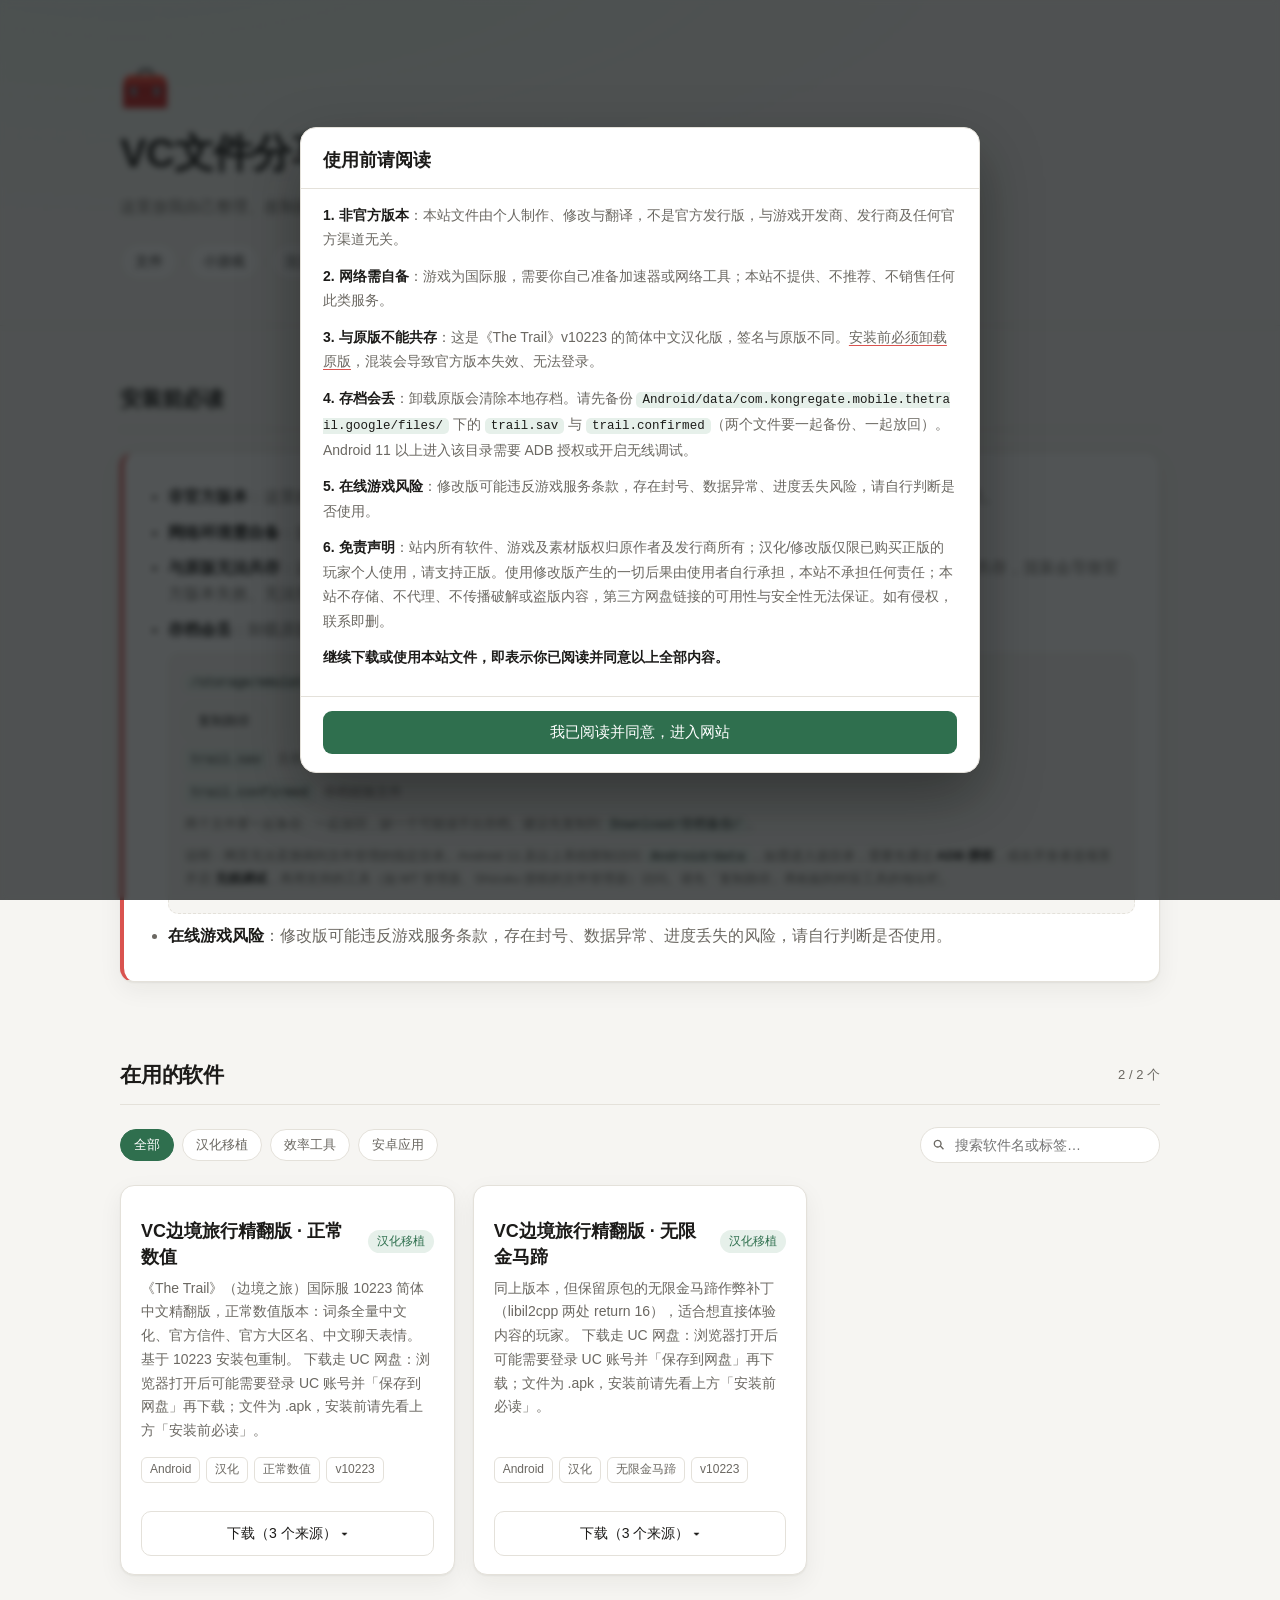
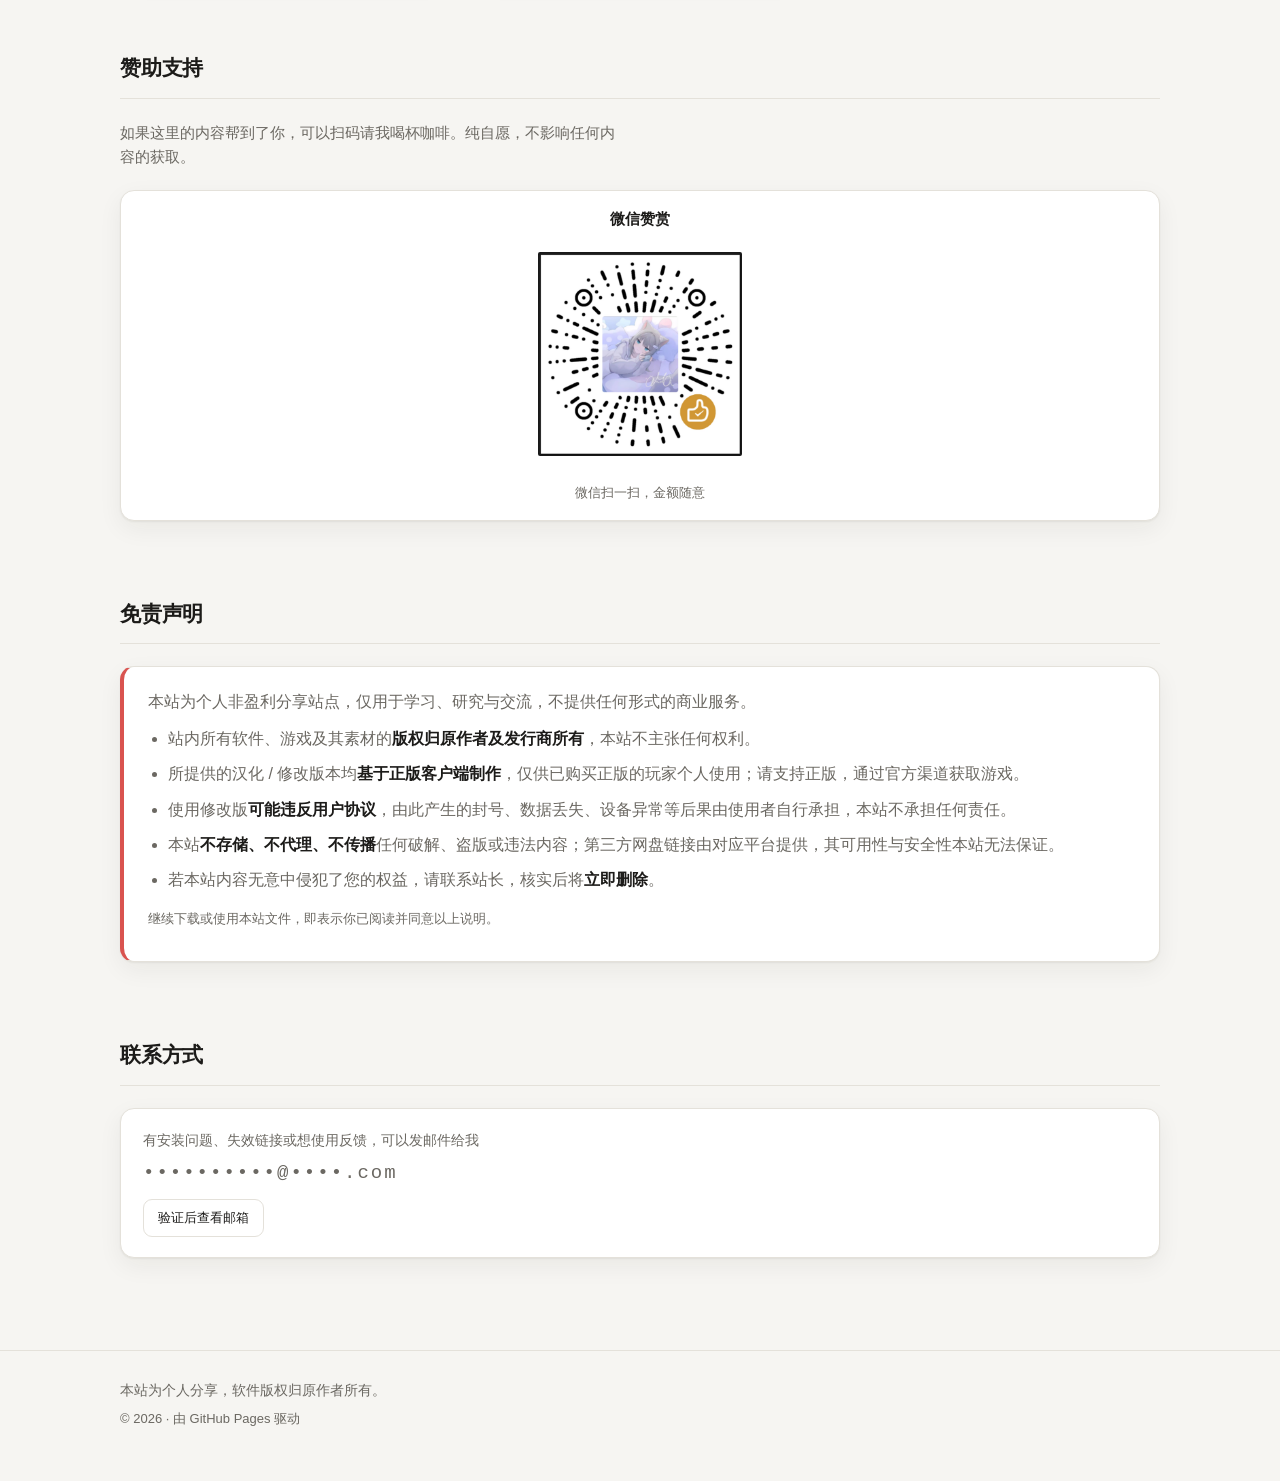
<file: index.html>
<!DOCTYPE html>
<html lang="zh-CN">
<head>
  <meta charset="UTF-8" />
  <meta name="viewport" content="width=device-width, initial-scale=1" />
  <title>VC文件分享</title>
  <meta name="description" content="VC文件分享：自己整理、改制的文件与软件，包含《The Trail》边境之旅精翻版。" />
  <meta name="keywords" content="VC文件分享,边境之旅,The Trail,汉化版,中文版,安卓APK,10223" />
  <meta name="robots" content="index,follow" />
  <meta property="og:title" content="VC文件分享" />
  <meta property="og:description" content="边境之旅 The Trail 10223 简体中文精翻版（正常数值 / 无限金马蹄），含安装说明与下载。" />
  <meta property="og:type" content="website" />
  <meta property="og:url" content="https://vc-files.surge.sh/" />
  <link rel="stylesheet" href="assets/style.css?v=12" />
  <link rel="icon" href="data:image/svg+xml,<svg xmlns='http://www.w3.org/2000/svg' viewBox='0 0 100 100'><text y='.9em' font-size='90'>🧰</text></svg>" />
</head>
<body>
  <header class="hero">
    <div class="wrap">
      <div class="hero-mark" aria-hidden="true">🧰</div>
      <h1 id="site-title">VC文件分享</h1>
      <p id="site-subtitle" class="lede">这里是我日常在用、并且愿意推荐的软件。</p>
      <nav class="hero-nav">
        <a href="#software">文件</a>
        <a href="games.html">小游戏</a>
        <a href="#notice">注意事项</a>
        <a href="#sponsor">赞助</a>
        <a href="#disclaimer">免责声明</a>
        <a href="#contact">联系</a>
      </nav>
    </div>
  </header>

  <main class="wrap">
    <section id="notice" class="section">
      <div class="section-head">
        <h2>安装前必读</h2>
      </div>
      <div class="callout">
        <ul class="notice-list">
          <li><strong>非官方版本</strong>：这里的文件均由个人制作、修改与翻译，<u>不是官方发行版</u>，与游戏开发商、发行商及任何官方渠道无关。</li>
          <li><strong>网络环境需自备</strong>：游戏为国际服，需要你自己准备加速器 / 网络工具；本站<u>不提供、不推荐、不销售</u>任何此类服务。</li>
          <li><strong>与原版无法共存</strong>：这是《The Trail》v10223 的简体中文汉化版，签名与原版不同。<u>安装前必须卸载原版</u>；两者不能共存，混装会导致官方版本失效、无法登录。</li>
          <li><strong>存档会丢</strong>：卸载原版会清除本地存档。需要保留进度的话，安装前先把下面两个文件备份出来：
            <div class="save-box">
              <div class="save-path">
                <code id="save-path-text">/storage/emulated/0/Android/Data/com.kongregate.mobile.thetrail.google/files/</code>
              </div>
              <div class="save-actions">
                <button class="btn ghost small" id="copy-path" type="button">复制路径</button>
              </div>
              <ul class="save-files">
                <li><code>trail.sav</code><span>主存档</span></li>
                <li><code>trail.confirmed</code><span>存档校验文件</span></li>
              </ul>
              <p class="save-tip" id="save-tip">两个文件要一起备份、一起放回，缺一个可能读不出存档。建议先复制到 <code>Download/存档备份/</code>。</p>
              <p class="save-tip muted">说明：网页无法直接跳到文件管理的指定目录。Android 11 及以上系统限制访问 <code>Android/data</code>，如需进入该目录，需要先通过 <strong>ADB 授权</strong>，或在开发者选项里开启 <strong>无线调试</strong>，再用支持的工具（如 MT 管理器、Shizuku 授权的文件管理器）访问。请先「复制路径」再粘贴到对应工具的地址栏。</p>
            </div>
          </li>
          <li><strong>在线游戏风险</strong>：修改版可能违反游戏服务条款，存在封号、数据异常、进度丢失的风险，请自行判断是否使用。</li>
        </ul>
      </div>
    </section>

    <section id="software" class="section">
      <div class="section-head">
        <h2>在用的软件</h2>
        <span id="count" class="count"></span>
      </div>

      <div class="toolbar">
        <div id="filters" class="chips" role="tablist" aria-label="分类筛选"></div>
        <label class="search">
          <svg viewBox="0 0 24 24" aria-hidden="true"><path d="M10 4a6 6 0 1 0 3.7 10.7l4.3 4.3 1.4-1.4-4.3-4.3A6 6 0 0 0 10 4zm0 2a4 4 0 1 1 0 8 4 4 0 0 1 0-8z"/></svg>
          <input id="q" type="search" placeholder="搜索软件名或标签…" autocomplete="off" />
        </label>
      </div>

      <div id="grid" class="grid" aria-live="polite"></div>
      <p id="empty" class="empty" hidden>没有匹配的条目。</p>
    </section>


    <section id="sponsor" class="section">
      <div class="section-head">
        <h2 id="sponsor-title">赞助支持</h2>
      </div>
      <p id="sponsor-desc" class="lede small"></p>
      <div id="sponsor-list" class="sponsor-grid"></div>
    </section>

    <section id="disclaimer" class="section">
      <div class="section-head">
        <h2>免责声明</h2>
      </div>
      <div class="callout">
        <p>本站为个人非盈利分享站点，仅用于学习、研究与交流，不提供任何形式的商业服务。</p>
        <ul class="notice-list">
          <li>站内所有软件、游戏及其素材的<strong>版权归原作者及发行商所有</strong>，本站不主张任何权利。</li>
          <li>所提供的汉化 / 修改版本均<strong>基于正版客户端制作</strong>，仅供已购买正版的玩家个人使用；请支持正版，通过官方渠道获取游戏。</li>
          <li>使用修改版<strong>可能违反用户协议</strong>，由此产生的封号、数据丢失、设备异常等后果由使用者自行承担，本站不承担任何责任。</li>
          <li>本站<strong>不存储、不代理、不传播</strong>任何破解、盗版或违法内容；第三方网盘链接由对应平台提供，其可用性与安全性本站无法保证。</li>
          <li>若本站内容无意中侵犯了您的权益，请联系站长，核实后将<strong>立即删除</strong>。</li>
        </ul>
        <p class="muted small">继续下载或使用本站文件，即表示你已阅读并同意以上说明。</p>
      </div>
    </section>


    <section id="contact" class="section">
      <div class="section-head">
        <h2>联系方式</h2>
      </div>
      <div class="contact-card">
        <div class="contact-info">
          <span class="contact-label">有安装问题、失效链接或想使用反馈，可以发邮件给我</span>

          <div id="contact-locked">
            <div class="contact-masked">••••••••••@••••.com</div>
            <button class="btn ghost" id="reveal-btn" type="button">验证后查看邮箱</button>
          </div>

          <div id="contact-unlocked" hidden>
            <a class="contact-mail" id="contact-mail" href="#">—</a>
            <div class="contact-actions">
              <button class="btn ghost" id="copy-mail" type="button">复制邮箱</button>
              <a class="btn" id="mail-to" href="#">写邮件 ↗</a>
            </div>
          </div>

          <div id="captcha-area" hidden>
            <div id="turnstile-slot"></div>
            <div id="local-challenge" hidden>
              <p class="challenge-q" id="challenge-q"></p>
              <input id="challenge-a" type="text" placeholder="输入答案" autocomplete="off" />
              <button class="btn" id="challenge-go" type="button">确认</button>
              <p class="challenge-tip" id="challenge-tip"></p>
            </div>
          </div>
        </div>
      </div>
    </section>

  </main>

  <footer class="footer">
    <div class="wrap">
      <p id="footer-text"></p>
      <p class="muted">© <span id="year"></span> · 由 GitHub Pages 驱动</p>
    </div>
  </footer>

  <template id="card-tpl">
    <article class="card">
      <div class="card-top">
        <h3 class="card-title"></h3>
        <span class="card-cat"></span>
      </div>
      <p class="card-desc"></p>
      <div class="card-foot">
        <div class="tags"></div>
        <a class="btn" target="_blank" rel="noopener">访问 ↗</a>
      </div>
    </article>
  </template>


  <!-- 首次访问协议弹窗 -->
  <div id="gate" class="gate" role="dialog" aria-modal="true" aria-labelledby="gate-title">
    <div class="gate-card">
      <h2 id="gate-title">使用前请阅读</h2>
      <div class="gate-body" id="gate-body">
        <p><strong>1. 非官方版本</strong>：本站文件由个人制作、修改与翻译，不是官方发行版，与游戏开发商、发行商及任何官方渠道无关。</p>
        <p><strong>2. 网络需自备</strong>：游戏为国际服，需要你自己准备加速器或网络工具；本站不提供、不推荐、不销售任何此类服务。</p>
        <p><strong>3. 与原版不能共存</strong>：这是《The Trail》v10223 的简体中文汉化版，签名与原版不同。<u>安装前必须卸载原版</u>，混装会导致官方版本失效、无法登录。</p>
        <p><strong>4. 存档会丢</strong>：卸载原版会清除本地存档。请先备份 <code>Android/data/com.kongregate.mobile.thetrail.google/files/</code> 下的 <code>trail.sav</code> 与 <code>trail.confirmed</code>（两个文件要一起备份、一起放回）。Android 11 以上进入该目录需要 ADB 授权或开启无线调试。</p>
        <p><strong>5. 在线游戏风险</strong>：修改版可能违反游戏服务条款，存在封号、数据异常、进度丢失风险，请自行判断是否使用。</p>
        <p><strong>6. 免责声明</strong>：站内所有软件、游戏及素材版权归原作者及发行商所有；汉化/修改版仅限已购买正版的玩家个人使用，请支持正版。使用修改版产生的一切后果由使用者自行承担，本站不承担任何责任；本站不存储、不代理、不传播破解或盗版内容，第三方网盘链接的可用性与安全性无法保证。如有侵权，联系即删。</p>
        <p class="gate-tail">继续下载或使用本站文件，即表示你已阅读并同意以上全部内容。</p>
      </div>
      <div class="gate-foot">
        <button class="btn gate-btn" id="gate-agree" type="button" disabled>请先滑到底部</button>
      </div>
    </div>
  </div>

  <script src="assets/app.js?v=11"></script>
</body>
</html>
</file>
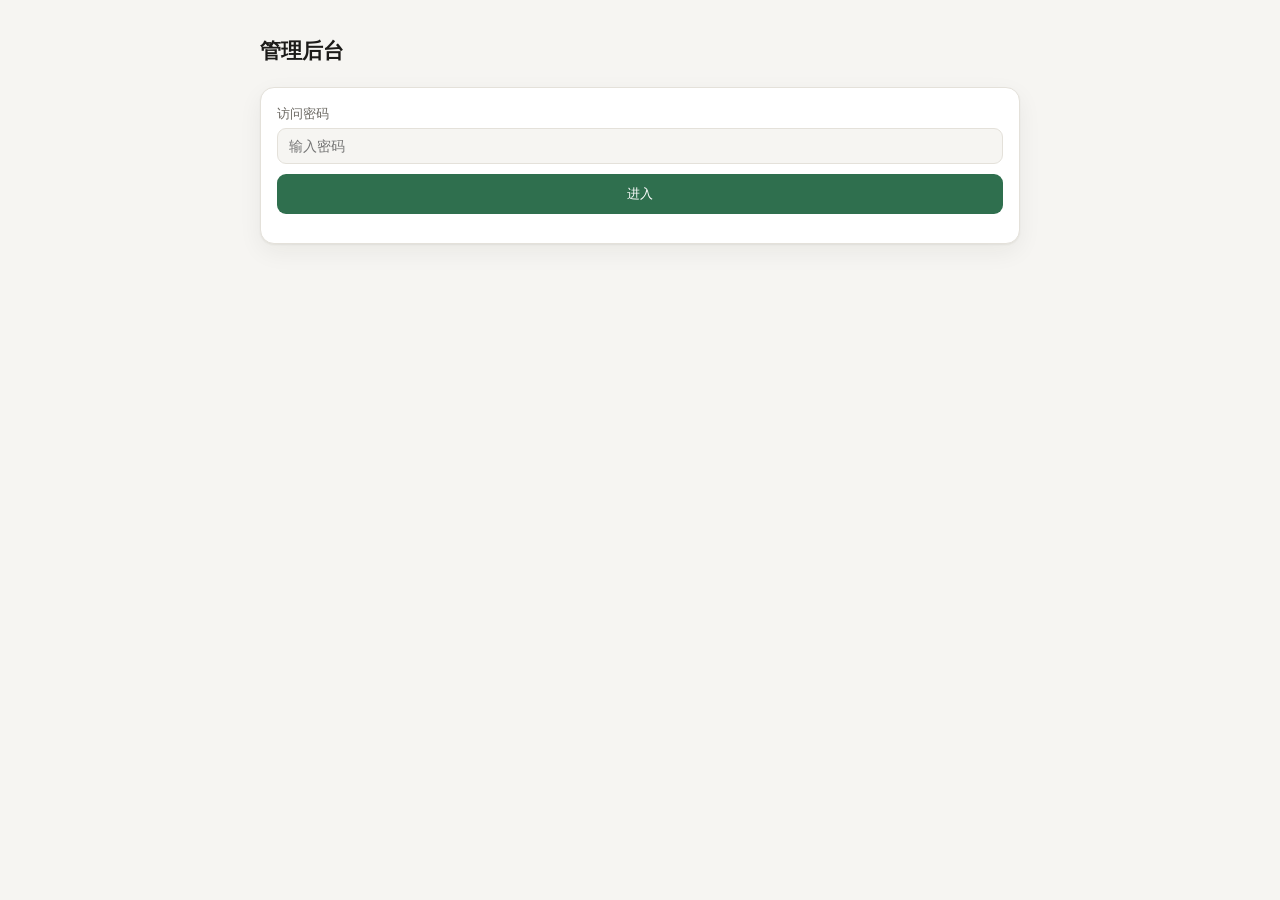
<file: admin-k3f9qd.html>
<!DOCTYPE html>
<html lang="zh-CN">
<head>
  <meta charset="UTF-8" />
  <meta name="viewport" content="width=device-width, initial-scale=1" />
  <title>管理后台</title>
  <meta name="robots" content="noindex,nofollow" />
  <link rel="stylesheet" href="assets/style.css?v=12" />
  <style>
    .panel { width: min(760px, 100% - 28px); margin: 34px auto 60px; }
    .panel h1 { font-size: 21px; margin: 0 0 18px; }
    .box {
      background: var(--bg-soft); border: 1px solid var(--line); border-radius: 14px;
      padding: 16px; box-shadow: var(--shadow); margin-bottom: 14px;
    }
    .box h2 { font-size: 15px; margin: 0 0 12px; display: flex; align-items: center; gap: 8px; }
    .box h2 .step {
      background: var(--accent-soft); color: var(--accent); font-size: 12px;
      width: 20px; height: 20px; border-radius: 6px; display: inline-flex;
      align-items: center; justify-content: center; font-weight: 700;
    }
    .field { margin-bottom: 10px; }
    .field:last-child { margin-bottom: 0; }
    .field label { display: block; font-size: 12.5px; color: var(--muted); margin-bottom: 4px; }
    .field input, .field textarea, .field select {
      width: 100%; padding: 9px 11px; border-radius: 9px; border: 1px solid var(--line);
      background: var(--bg); color: var(--text); font-size: 14px; font-family: inherit;
      outline: none; box-sizing: border-box;
    }
    .field input:focus, .field textarea:focus, .field select:focus { border-color: var(--accent); }
    .row2 { display: grid; grid-template-columns: 1fr 1fr; gap: 10px; }
    @media (max-width: 600px) { .row2 { grid-template-columns: 1fr; } }

    /* 平台选择 */
    .tabs { display: grid; grid-template-columns: repeat(2, 1fr); gap: 8px; }
    @media (min-width: 620px) { .tabs { grid-template-columns: repeat(4, 1fr); } }
    .tab {
      border: 1px solid var(--line); background: var(--bg); color: var(--text);
      border-radius: 10px; padding: 12px 8px; cursor: pointer; font: inherit; font-size: 13px;
      text-align: center; transition: .15s;
    }
    .tab small { display: block; color: var(--muted); font-size: 11px; margin-top: 3px; }
    .tab:hover { border-color: var(--accent); }
    .tab.active { border-color: var(--accent); background: var(--accent-soft); color: var(--accent); }
    .tab.active small { color: var(--accent); }

    .hint {
      margin: 10px 0 0; font-size: 12.5px; color: var(--muted); line-height: 1.65;
      border-left: 3px solid var(--accent); padding-left: 10px;
    }
    .hint a { color: var(--accent); }

    /* 下载源行 */
    .src {
      border: 1px dashed var(--line); border-radius: 10px; padding: 12px; margin-bottom: 10px;
      background: var(--bg);
    }
    .src-head { display: flex; justify-content: space-between; align-items: center; margin-bottom: 10px; }
    .src-head strong { font-size: 13px; }
    .src-remove {
      background: none; border: 0; color: var(--muted); cursor: pointer; font-size: 12.5px;
      text-decoration: underline;
    }
    .src-remove:hover { color: #d9534f; }

    .toolbar { display: flex; gap: 8px; flex-wrap: wrap; margin-top: 12px; }
    .btn.slim { padding: 9px 14px; font-size: 13px; }
    output#snippet {
      display: block; white-space: pre-wrap; word-break: break-all;
      background: var(--bg); border: 1px dashed var(--line); border-radius: 10px;
      padding: 12px; font-size: 12px; line-height: 1.6; color: var(--text);
      font-family: ui-monospace, SFMono-Regular, Menlo, monospace;
      max-height: 360px; overflow: auto; margin-top: 12px;
    }
    .err { color: #d9534f; font-size: 13px; margin-top: 8px; }
    .muted { color: var(--muted); font-size: 12.5px; line-height: 1.7; }
    ol.tips { margin: 8px 0 0; padding-left: 18px; color: var(--muted); font-size: 12.5px; line-height: 1.8; }
  </style>
</head>
<body>
  <!-- 密码门 -->
  <div class="panel" id="gate">
    <h1>管理后台</h1>
    <div class="box">
      <div class="field">
        <label>访问密码</label>
        <input id="pw" type="password" placeholder="输入密码" autocomplete="current-password" />
      </div>
      <button id="go" type="button" class="btn" style="width:100%;padding:11px;border:0;cursor:pointer">进入</button>
      <p class="err" id="err"></p>
    </div>
  </div>

  <!-- 后台 -->
  <div class="panel" id="content" hidden>
    <h1 id="page-title">新建游戏卡片</h1>

    <div class="box">
      <div class="tabs" id="mode-tabs" style="grid-template-columns:repeat(2,1fr)">
        <button class="tab active" data-mode="add">➕ 新增游戏</button>
        <button class="tab" data-mode="edit">✏️ 更新已有游戏</button>
      </div>
    </div>

    <div class="box" id="edit-box" hidden>
      <h2><span class="step">↻</span>载入要更新的游戏</h2>
      <div class="toolbar" style="margin-top:0">
        <button class="btn slim" id="load-list" type="button">从网站读取游戏列表</button>
      </div>
      <div class="field" style="margin-top:10px">
        <label>选择游戏</label>
        <select id="game-select"><option value="">（先点上面的按钮读取）</option></select>
      </div>
      <p class="hint" id="edit-state"></p>
    </div>

    <!-- ⓪ 连接 GitHub（发布用） -->
    <div class="box" id="gh-box">
      <h2><span class="step">0</span>连接 GitHub（发布用，只需设置一次）</h2>
      <div class="field">
        <label>GitHub Token（repo + workflow 权限）</label>
        <input id="gh-token" type="password" placeholder="ghp_..." autocomplete="off" />
      </div>
      <div class="toolbar" style="margin-top:8px">
        <button class="btn slim" id="gh-save" type="button">保存并测试</button>
        <button class="btn ghost slim" id="gh-clear" type="button">清除</button>
      </div>
      <p class="hint" id="gh-state">未连接。Token 只保存在你这台设备的浏览器里，不会上传到网站。</p>
    </div>

    <!-- ① 上传到哪里 -->
    <div class="box">
      <h2><span class="step">1</span>先选上传到哪</h2>
      <div class="tabs" id="tabs">
        <button class="tab active" data-plat="移动云盘">中国移动云盘<small>推荐 · 不限速</small></button>
        <button class="tab" data-plat="UC网盘">UC 网盘<small>需登录</small></button>
        <button class="tab" data-plat="蓝奏云">蓝奏云<small>单文件 100MB</small></button>
        <button class="tab" data-plat="GitHub">GitHub<small>免提取码</small></button>
      </div>
      <p class="hint" id="platHint"></p>
    </div>

    <!-- ② 游戏信息 -->
    <div class="box">
      <h2><span class="step">2</span>游戏信息</h2>
      <div class="field">
        <label>选择本地 APK（自动填名称和版本，文件只在本机读取，不会上传）</label>
        <input type="file" id="apk-file" accept=".apk,application/vnd.android.package-archive" />
        <p class="hint" id="apk-info" style="margin-top:8px"></p>
      </div>
      <div class="row2">
        <div class="field">
          <label>游戏名称 *</label>
          <input id="g-name" placeholder="房东模拟器" />
        </div>
        <div class="field">
          <label>版本号</label>
          <input id="g-ver" placeholder="v2.8.44" />
        </div>
      </div>
      <div class="field">
        <label>简介</label>
        <textarea id="g-desc" rows="2" placeholder="经营类单机游戏：装修房间、招租客、收房租。"></textarea>
      </div>
      <div class="field">
        <label>标签（逗号分隔，可不填）</label>
        <input id="g-tags" placeholder="Android,单机,模拟经营" />
      </div>
    </div>

    <!-- ③ 下载源 -->
    <div class="box">
      <h2><span class="step">3</span>下载源（填一个就行）</h2>
      <div id="sources"></div>
      <div class="toolbar">
        <button class="btn ghost slim" id="add-src" type="button">+ 再加一个下载源</button>
      </div>
    </div>

    <!-- ④ 生成 -->
    <div class="box">
      <h2><span class="step">4</span>发布</h2>
      <div class="toolbar" style="margin-top:0">
        <button class="btn slim" id="publish" type="button">🚀 发布到网站</button>
        <button class="btn ghost slim" id="gen" type="button">只生成代码</button>
        <button class="btn ghost slim" id="copy" type="button">复制代码</button>
        <a class="btn ghost slim" href="games.html" target="_blank" rel="noopener">看小游戏页 ↗</a>
      </div>
      <p class="hint" id="pub-state"></p>
      <output id="snippet">填好上面 3 步，点「发布到网站」。</output>
      <ol class="tips">
        <li>复制生成的整段 <code>&lt;article class="card"&gt;…&lt;/article&gt;</code></li>
        <li>打开 <code>games.html</code>，粘到 <code>&lt;div class="grid" id="grid"&gt;</code> 里已有卡片后面</li>
        <li>存盘后执行 <code>npx surge ./ vc-files.surge.sh</code>（游戏数量会自动更新）</li>
      </ol>
    </div>
  </div>

  <script>
    (function () {
      var HASH = "f75c9d5a6d85fe22600a7cbd3574d54054eb127e000df18c7873b84f2268be4a";
      var KEY = "vc_admin_ok";
      var gate = document.getElementById("gate");
      var content = document.getElementById("content");

      function show() {
        gate.hidden = true; content.hidden = false;
        try { sessionStorage.setItem(KEY, "1"); } catch (e) {}
        try { init(); } catch (e) { console.error("init failed:", e); }
      }

      async function sha256(str) {
        var d = await crypto.subtle.digest("SHA-256", new TextEncoder().encode(str));
        return Array.prototype.map.call(new Uint8Array(d), function (b) {
          return b.toString(16).padStart(2, "0");
        }).join("");
      }
      document.getElementById("go").addEventListener("click", async function () {
        var err = document.getElementById("err");
        var v = document.getElementById("pw").value.trim();
        err.textContent = "";
        if (!v) { err.textContent = "请输入密码"; return; }
        try {
          if (await sha256(v) === HASH) show();
          else { err.textContent = "密码不对"; document.getElementById("pw").value = ""; }
        } catch (e) { err.textContent = "当前环境无法校验（需要 https）"; }
      });
      document.getElementById("pw").addEventListener("keydown", function (e) {
        if (e.key === "Enter") document.getElementById("go").click();
      });

      /* ---------------- 平台配置 ---------------- */
      var PLATS = {
        "移动云盘": {
          name: "中国移动云盘", code: true,
          link: "https://yun.139.com/",
          note: "下载后是 ZIP，解压得到 .apk 再安装。移动用户免流量。",
          hint: "先把 APK 压成 .zip 上传到 <a href=\"https://yun.139.com/\" target=\"_blank\" rel=\"noopener\">中国移动云盘</a>，创建分享后填链接 + 提取码。"
        },
        "UC网盘": {
          name: "UC 网盘", code: false,
          link: "https://drive.uc.cn/",
          note: "浏览器打开后可能要登录 UC 账号并「保存到网盘」再下载。",
          hint: "APK 直接上传到 <a href=\"https://drive.uc.cn/\" target=\"_blank\" rel=\"noopener\">UC 网盘</a>，分享后把链接填进来（一般不需要提取码）。"
        },
        "蓝奏云": {
          name: "蓝奏云", code: true,
          link: "https://www.ilanzou.com/",
          note: "下载后是 ZIP，解压密码见说明；免费账号单文件约 100MB。",
          hint: "蓝奏云禁止直接分享 APK，要先压成带密码的 .zip 再上传（<a href=\"https://www.ilanzou.com/\" target=\"_blank\" rel=\"noopener\">打开蓝奏云</a>）。"
        },
        "GitHub": {
          name: "GitHub 直链", code: false,
          link: "https://github.com/",
          note: "直接下载 .apk，免登录、免提取码。",
          hint: "在 GitHub 建一个 Release，把 APK 作为附件上传（单文件上限 2GB），右键复制下载直链。"
        }
      };
      var currentPlat = "移动云盘";

      function init() {
        renderPlatHint();
        if (!document.querySelector(".src")) addSource();
        bindTabs();
        bindButtons();
      }

      function bindTabs() {
        document.getElementById("tabs").addEventListener("click", function (e) {
          var btn = e.target.closest(".tab");
          if (!btn) return;
          document.querySelectorAll(".tab").forEach(function (t) { t.classList.remove("active"); });
          btn.classList.add("active");
          currentPlat = btn.dataset.plat;
          renderPlatHint();
        });
      }

      function renderPlatHint() {
        var p = PLATS[currentPlat];
        document.getElementById("platHint").innerHTML = p.hint;
      }

      function esc(s) {
        return String(s).replace(/&/g, "&amp;").replace(/</g, "&lt;")
          .replace(/>/g, "&gt;").replace(/"/g, "&quot;");
      }

      /* ---------------- 下载源 ---------------- */
      function addSource(plat, url0, code0, note0) {
        plat = plat || currentPlat;
        url0 = url0 || ""; code0 = code0 || ""; note0 = note0 || "";
        var p = PLATS[plat];
        var list = document.getElementById("sources");
        var wrap = document.createElement("div");
        wrap.className = "src";
        wrap.innerHTML =
          '<div class="src-head">' +
            '<strong>下载源 ' + (list.children.length + 1) + '</strong>' +
            '<button class="src-remove" type="button">删除</button>' +
          '</div>' +
          '<div class="row2">' +
            '<div class="field"><label>平台</label><select class="s-plat">' +
              Object.keys(PLATS).map(function (k) {
                return '<option value="' + k + '"' + (k === plat ? ' selected' : '') + '>' + PLATS[k].name + '</option>';
              }).join("") +
            '</select></div>' +
            '<div class="field"><label>提取码（没有可不填）</label><input class="s-code" placeholder="xjrm" value="' + esc(code0) + '" /></div>' +
          '</div>' +
          '<div class="field"><label>分享链接 *</label><input class="s-url" placeholder="https://..." value="' + esc(url0) + '" /></div>' +
          '<div class="field"><label>备注（可不填，自动带默认说明）</label><input class="s-note" placeholder="' + esc(p.note) + '" value="' + esc(note0) + '" /></div>';
        list.appendChild(wrap);

        wrap.querySelector(".src-remove").addEventListener("click", function () {
          wrap.remove();
          renumber();
        });
        wrap.querySelector(".s-plat").addEventListener("change", function () {
          var np = PLATS[this.value];
          wrap.querySelector(".s-note").placeholder = np.note;
        });
        renumber();
      }

      function renumber() {
        document.querySelectorAll(".src").forEach(function (el, i) {
          el.querySelector(".src-head strong").textContent = "下载源 " + (i + 1);
        });
      }


      /* ---------- 本地 APK 解析（只读文件，不上传） ---------- */
      async function inflateRaw(bytes) {
        if (typeof DecompressionStream === "undefined") throw new Error("当前浏览器不支持解压，请手动填写");
        const ds = new DecompressionStream("deflate-raw");
        const stream = new Blob([bytes]).stream().pipeThrough(ds);
        const buf = await new Response(stream).arrayBuffer();
        return new Uint8Array(buf);
      }
      function u16(b, o) { return b[o] | (b[o + 1] << 8); }
      function u32(b, o) { return (b[o] | (b[o + 1] << 8) | (b[o + 2] << 16) | (b[o + 3] << 24)) >>> 0; }

      async function zipExtract(data, name) {
        let eocd = -1;
        for (let i = data.length - 22; i >= Math.max(0, data.length - 66000); i--) {
          if (u32(data, i) === 0x06054b50) { eocd = i; break; }
        }
        if (eocd < 0) throw new Error("不是有效的 APK（ZIP）");
        const cdCount = u16(data, eocd + 10);
        let p = u32(data, eocd + 16);
        for (let i = 0; i < cdCount; i++) {
          if (u32(data, p) !== 0x02014b50) break;
          const method = u16(data, p + 10);
          const compSize = u32(data, p + 20);
          const nameLen = u16(data, p + 28);
          const extraLen = u16(data, p + 30);
          const cmtLen = u16(data, p + 32);
          const localOff = u32(data, p + 42);
          const fname = new TextDecoder().decode(data.subarray(p + 46, p + 46 + nameLen));
          if (fname === name) {
            const lNameLen = u16(data, localOff + 26);
            const lExtraLen = u16(data, localOff + 28);
            const start = localOff + 30 + lNameLen + lExtraLen;
            const raw = data.subarray(start, start + compSize);
            if (method === 0) return raw;
            if (method === 8) return await inflateRaw(raw);
            throw new Error("不支持的压缩方式");
          }
          p += 46 + nameLen + extraLen + cmtLen;
        }
        throw new Error("APK 里找不到 AndroidManifest.xml");
      }

      function parseAxml(buf) {
        let off = 8, strings = [], resIds = [];
        const res = { package: "", versionName: "", versionCode: "" };
        while (off < buf.length) {
          const type = u16(buf, off), headerSize = u16(buf, off + 2), size = u32(buf, off + 4);
          if (size < 8) break;
          if (type === 0x0001) {
            const count = u32(buf, off + 8), flags = u32(buf, off + 16), sStart = u32(buf, off + 20);
            const utf8 = (flags & 0x100) !== 0;
            for (let i = 0; i < count; i++) {
              const so = u32(buf, off + 28 + i * 4), p = off + sStart + so;
              if (utf8) {
                let len = buf[p], q = p + 1;
                if (len & 0x80) { len = ((len & 0x7f) << 8) | buf[q]; q++; }
                let l2 = buf[q]; q++;
                if (l2 & 0x80) { l2 = ((l2 & 0x7f) << 8) | buf[q]; q++; }
                strings.push(new TextDecoder().decode(buf.subarray(q, q + len)));
              } else {
                let len = u16(buf, p), q = p + 2;
                if (len & 0x8000) { len = ((len & 0x7fff) << 16) | u16(buf, q); q += 2; }
                let str = "";
                for (let k = 0; k < len; k++) str += String.fromCharCode(u16(buf, q + k * 2));
                strings.push(str);
              }
            }
          } else if (type === 0x0180) {
            const n = (size - headerSize) / 4;
            for (let i = 0; i < n; i++) resIds.push(u32(buf, off + headerSize + i * 4));
          } else if (type === 0x0102) {
            const ext = off + headerSize;
            const nameIdx = u32(buf, ext + 4);
            const attrStart = u16(buf, ext + 8), attrSize = u16(buf, ext + 10), attrCount = u16(buf, ext + 12);
            if ((strings[nameIdx] || "") === "manifest") {
              for (let i = 0; i < attrCount; i++) {
                const a = ext + attrStart + i * attrSize;
                const ns = u32(buf, a), nameI = u32(buf, a + 4), rawVal = u32(buf, a + 8);
                const dataType = buf[a + 15], dataVal = u32(buf, a + 16);
                const aname = strings[nameI] || "";
                let value = rawVal !== 0xffffffff ? (strings[rawVal] || "") : String(dataVal);
                if (aname === "package") res.package = value;
                else if (ns !== 0xffffffff && (resIds[nameI] === 0x0101021b || aname === "versionName")) res.versionName = value;
                else if (ns !== 0xffffffff && (resIds[nameI] === 0x0101021c || aname === "versionCode")) res.versionCode = value;
                else if (dataType === 0x03 && resIds[nameI] === 0x0101021b) res.versionName = value;
              }
            }
          }
          off += size;
        }
        return res;
      }

      async function apkInfo(file) {
        const data = new Uint8Array(await file.arrayBuffer());
        const mf = await zipExtract(data, "AndroidManifest.xml");
        return parseAxml(mf);
      }

      var REPO = "vc1689471081-prog/vc-files";
      var BRANCH = "main";
      var FILE = "games.html";
      var TKEY = "vc_gh_token";

      function ghToken() {
        try { return localStorage.getItem(TKEY) || ""; } catch (e) { return ""; }
      }

      function setGhState(text, ok) {
        var el = document.getElementById("gh-state");
        el.textContent = text;
        el.style.color = ok ? "var(--accent)" : "";
      }

      function b64encodeUtf8(str) {
        return btoa(unescape(encodeURIComponent(str)));
      }
      function b64decodeUtf8(b64) {
        return decodeURIComponent(escape(atob(b64.replace(/\n/g, ""))));
      }

      function ghHeaders(token) {
        return {
          "Authorization": "Bearer " + token,
          "Accept": "application/vnd.github+json"
        };
      }

      async function testToken(token) {
        var r = await fetch("https://api.github.com/repos/" + REPO, { headers: ghHeaders(token) });
        if (!r.ok) throw new Error("Token 无效或没有该仓库权限（" + r.status + "）");
        var j = await r.json();
        return j.full_name;
      }

      async function publishCard(html) {
        var token = ghToken();
        if (!token) throw new Error("还没连接 GitHub，先在第 0 步填 Token");
        var api = "https://api.github.com/repos/" + REPO + "/contents/" + FILE;
        var state = document.getElementById("pub-state");
        state.textContent = "读取当前页面…";
        var r = await fetch(api + "?ref=" + BRANCH, { headers: ghHeaders(token), cache: "no-store" });
        if (!r.ok) throw new Error("读取 games.html 失败（" + r.status + "）");
        var j = await r.json();
        var content = b64decodeUtf8(j.content);
        var updated;
        if (mode === "edit") {
          var cards = splitCards(content);
          if (editingIndex < 0 || editingIndex >= cards.length) throw new Error("请先选择要更新的游戏");
          var c = cards[editingIndex];
          updated = content.slice(0, c.start) + html + content.slice(c.end);
        } else {
          var idx = content.lastIndexOf("</article>");
          if (idx < 0) throw new Error("页面结构异常，找不到卡片位置");
          updated = content.slice(0, idx + 10) + "\n\n" + html + "\n" + content.slice(idx + 10);
        }

        state.textContent = "提交中…";
        var put = await fetch(api, {
          method: "PUT",
          headers: Object.assign({ "Content-Type": "application/json" }, ghHeaders(token)),
          body: JSON.stringify({
            message: mode === "edit" ? "admin: 更新游戏卡片" : "admin: 新增游戏卡片",
            content: b64encodeUtf8(updated),
            sha: j.sha,
            branch: BRANCH
          })
        });
        if (!put.ok) {
          var err = await put.json().catch(function () { return {}; });
          throw new Error("提交失败：" + (err.message || put.status));
        }
        return true;
      }

      /* ---------- 更新已有游戏 ---------- */
      var mode = "add";
      var loadedContent = "";
      var loadedCards = [];
      var editingIndex = -1;

      function splitCards(content) {
        var out = [], i = 0;
        while (true) {
          var sIdx = content.indexOf('<article class="card', i);
          if (sIdx < 0) break;
          var eIdx = content.indexOf("</article>", sIdx);
          if (eIdx < 0) break;
          out.push({ start: sIdx, end: eIdx + 10, html: content.slice(sIdx, eIdx + 10) });
          i = eIdx + 10;
        }
        return out;
      }

      async function fetchGamesFile() {
        var token = ghToken();
        if (!token) throw new Error("还没连接 GitHub，先在第 0 步填 Token");
        var api = "https://api.github.com/repos/" + REPO + "/contents/" + FILE + "?ref=" + BRANCH;
        var r = await fetch(api, { headers: ghHeaders(token), cache: "no-store" });
        if (!r.ok) throw new Error("读取失败（" + r.status + "）");
        var j = await r.json();
        return { content: b64decodeUtf8(j.content), sha: j.sha };
      }

      function parseCard(html) {
        function pick(re) { var m = html.match(re); return m ? m[1].trim() : ""; }
        var title = pick(/class="card-title">([^<]*)</);
        var ver = pick(/class="badge ghost">([^<]*)</);
        var desc = pick(/class="card-desc">([\s\S]*?)<\/p>/).replace(/<[^>]+>/g, "").replace(/\s+/g, " ");
        var tagsHtml = pick(/class="tags">([\s\S]*?)<\/div>/);
        var tags = (tagsHtml.match(/>([^<>]+)</g) || []).map(function (t) { return t.slice(1, -1).trim(); }).filter(Boolean);
        var sources = [];
        var re = /class="source-name">([^<]*)<\/span>[\s\S]*?href="([^"]*)"[\s\S]*?class="source-note">([\s\S]*?)<\/p>/g;
        var m;
        while ((m = re.exec(html))) {
          var note = m[3].replace(/<[^>]+>/g, "").replace(/\n{2,}/g, "\n").trim();
          var codeMatch = note.match(/提取码：([A-Za-z0-9]+)/);
          sources.push({
            plat: m[1].indexOf("UC") >= 0 ? "UC网盘" : (m[1].indexOf("蓝奏") >= 0 ? "蓝奏云" : (m[1].indexOf("GitHub") >= 0 ? "GitHub" : "移动云盘")),
            name: m[1], url: m[2], note: note, code: codeMatch ? codeMatch[1] : ""
          });
        }
        return { title: title, ver: ver, desc: desc, tags: tags, sources: sources };
      }

      function fillForm(card) {
        document.getElementById("g-name").value = card.title || "";
        document.getElementById("g-ver").value = card.ver || "";
        document.getElementById("g-desc").value = card.desc || "";
        document.getElementById("g-tags").value = (card.tags || []).join(",");
        document.getElementById("sources").innerHTML = "";
        card.sources.forEach(function (s) { addSource(s.plat, s.url, s.code, s.note); });
        if (!card.sources.length) addSource();
      }

      async function waitDeploy() {
        var token = ghToken();
        var api = "https://api.github.com/repos/" + REPO + "/actions/runs?per_page=1";
        for (var i = 0; i < 24; i++) {
          await new Promise(function (r) { setTimeout(r, 5000); });
          try {
            var r = await fetch(api, { headers: ghHeaders(token), cache: "no-store" });
            if (!r.ok) continue;
            var j = await r.json();
            var run = (j.workflow_runs || [])[0];
            if (!run) continue;
            var st = run.status + "/" + (run.conclusion || "-");
            document.getElementById("pub-state").textContent = "构建中：" + st;
            if (run.status === "completed") {
              return run.conclusion === "success";
            }
          } catch (e) {}
        }
        return null;
      }

      function bindButtons() {
        document.getElementById("add-src").addEventListener("click", function () { addSource(); });

        document.getElementById("mode-tabs").addEventListener("click", function (e) {
          var btn = e.target.closest(".tab");
          if (!btn) return;
          document.querySelectorAll("#mode-tabs .tab").forEach(function (t) { t.classList.remove("active"); });
          btn.classList.add("active");
          mode = btn.dataset.mode;
          document.getElementById("edit-box").hidden = mode !== "edit";
          document.getElementById("page-title").textContent = mode === "edit" ? "更新游戏卡片" : "新建游戏卡片";
          document.getElementById("publish").textContent = mode === "edit" ? "💾 更新并发布" : "🚀 发布到网站";
          if (mode === "add") editingIndex = -1;
        });

        document.getElementById("load-list").addEventListener("click", async function () {
          var st = document.getElementById("edit-state");
          st.textContent = "读取中…";
          try {
            var f = await fetchGamesFile();
            loadedContent = f.content;
            loadedCards = splitCards(f.content);
            var sel = document.getElementById("game-select");
            sel.innerHTML = loadedCards.map(function (c, i) {
              var t = (c.html.match(/class="card-title">([^<]*)</) || [])[1] || ("卡片 " + (i + 1));
              return '<option value="' + i + '">' + t + "</option>";
            }).join("") || '<option value="">（没有找到游戏）</option>';
            st.textContent = "共读取到 " + loadedCards.length + " 个游戏，选一个后会自动填入表单。";
          } catch (err) {
            st.textContent = "❌ " + err.message;
          }
        });

        document.getElementById("game-select").addEventListener("change", function () {
          var i = parseInt(this.value, 10);
          if (isNaN(i) || !loadedCards[i]) return;
          editingIndex = i;
          var card = parseCard(loadedCards[i].html);
          fillForm(card);
          document.getElementById("edit-state").textContent =
            "已载入「" + card.title + "」，修改下面第 2、3 步后点「更新并发布」。";
        });

        document.getElementById("apk-file").addEventListener("change", async function (e) {
          const info = document.getElementById("apk-info");
          const f = e.target.files && e.target.files[0];
          if (!f) return;
          info.textContent = "读取中…";
          try {
            const m = await apkInfo(f);
            const sizeMB = (f.size / 1048576).toFixed(1);
            info.innerHTML = "✅ <b>" + f.name + "</b>（" + sizeMB + " MB）<br>包名：" + (m.package || "—") +
              "<br>版本：" + (m.versionName || "—");
            if (m.versionName) document.getElementById("g-ver").value = m.versionName;
            if (!document.getElementById("g-name").value) {
              let base = f.name.replace(/\.apk$/i, "");
              if (m.versionName) base = base.replace(new RegExp("[_\\- ]?" + m.versionName.replace(/[.*+?^${}()|[\]\\]/g, "\\$&") + ".*$"), "");
              document.getElementById("g-name").value = base.trim() || f.name.replace(/\.apk$/i, "");
            }
          } catch (err) {
            info.textContent = "⚠️ 解析失败：" + err.message + "（可以手动填）";
          }
        });

        document.getElementById("gh-save").addEventListener("click", async function () {
          var t = document.getElementById("gh-token").value.trim();
          if (!t) { setGhState("请先填 Token"); return; }
          setGhState("验证中…");
          try {
            var name = await testToken(t);
            localStorage.setItem(TKEY, t);
            document.getElementById("gh-token").value = "";
            setGhState("已连接：" + name + " ✅");
          } catch (e) { setGhState(e.message); }
        });

        document.getElementById("gh-clear").addEventListener("click", function () {
          try { localStorage.removeItem(TKEY); } catch (e) {}
          setGhState("已清除 Token");
        });

        document.getElementById("publish").addEventListener("click", async function () {
          var state = document.getElementById("pub-state");
          try {
            var html = buildCard();
            if (!html) return;
            await publishCard(html);
            state.textContent = "已提交，等待自动构建…";
            var ok = await waitDeploy();
            if (ok === true) state.textContent = "✅ 发布成功！约 1 分钟内全网生效：vc-files.surge.sh/games.html";
            else if (ok === false) state.textContent = "⚠️ 已提交，但构建失败，请去 GitHub Actions 查看";
            else state.textContent = "已提交，构建较慢，稍后刷新小游戏页确认";
          } catch (e) {
            state.textContent = "❌ " + e.message;
          }
        });

        document.getElementById("gen").addEventListener("click", generate);
        document.getElementById("copy").addEventListener("click", async function () {
          var btn = this;
          try {
            await navigator.clipboard.writeText(document.getElementById("snippet").textContent);
            btn.textContent = "已复制 ✓";
          } catch (e) { btn.textContent = "复制失败"; }
          setTimeout(function () { btn.textContent = "复制"; }, 1500);
        });
      }

      function val(id) { var el = document.getElementById(id); return el ? el.value.trim() : ""; }

      function buildCard() {
        var name = val("g-name");
        var out = document.getElementById("snippet");
        if (!name) { out.textContent = "请先填游戏名称。"; return null; }

        var ver = val("g-ver");
        var desc = val("g-desc");
        var tags = val("g-tags").split(/[,，]/).map(function (t) { return t.trim(); }).filter(Boolean);

        var srcs = [];
        document.querySelectorAll(".src").forEach(function (el) {
          var plat = el.querySelector(".s-plat").value;
          var p = PLATS[plat];
          var url = el.querySelector(".s-url").value.trim();
          var code = el.querySelector(".s-code").value.trim();
          var note = el.querySelector(".s-note").value.trim() || p.note;
          if (!url) return;
          var lines = [];
          if (code) lines.push("提取码：" + code);
          if (note) lines.push(note);
          srcs.push({ name: p.name, url: url, note: lines.join("\n") });
        });
        if (!srcs.length) { out.textContent = "至少要填一个下载源的链接。"; return null; }

        var srcHtml = srcs.map(function (s) {
          return '\n              <div class="source">\n' +
            '                <div class="source-head">\n' +
            '                  <span class="source-name">' + esc(s.name) + '</span>\n' +
            '                  <a class="btn small" href="' + esc(s.url) + '" target="_blank" rel="noopener">打开 ↗</a>\n' +
            '                </div>\n' +
            '                <p class="source-note">' + esc(s.note) + '</p>\n' +
            '              </div>';
        }).join("");

        var html =
'        <article class="card">\n' +
'          <div class="card-top">\n' +
'            <span class="badge">修改版</span>\n' +
(ver ? '            <span class="badge ghost">' + esc(ver) + '</span>\n' : '') +
'          </div>\n' +
'          <h3 class="card-title">' + esc(name) + '</h3>\n' +
'          <p class="card-desc">' + esc(desc) + '</p>\n' +
'          <div class="tags">' + tags.map(function (t) { return '<span>' + esc(t) + '</span>'; }).join("") + '</div>\n' +
'\n' +
'          <div class="card-foot">\n' +
'            <div class="sources">' + srcHtml + '\n            </div>\n' +
'          </div>\n' +
'        </article>';

        out.textContent = html;
        return html;
      }

      function generate() { buildCard(); }

      // 已登录则直接进入（放在所有定义之后，避免初始化顺序问题）
      try { if (sessionStorage.getItem(KEY) === "1") show(); } catch (e) {}
    })();
  </script>
</body>
</html>
</file>
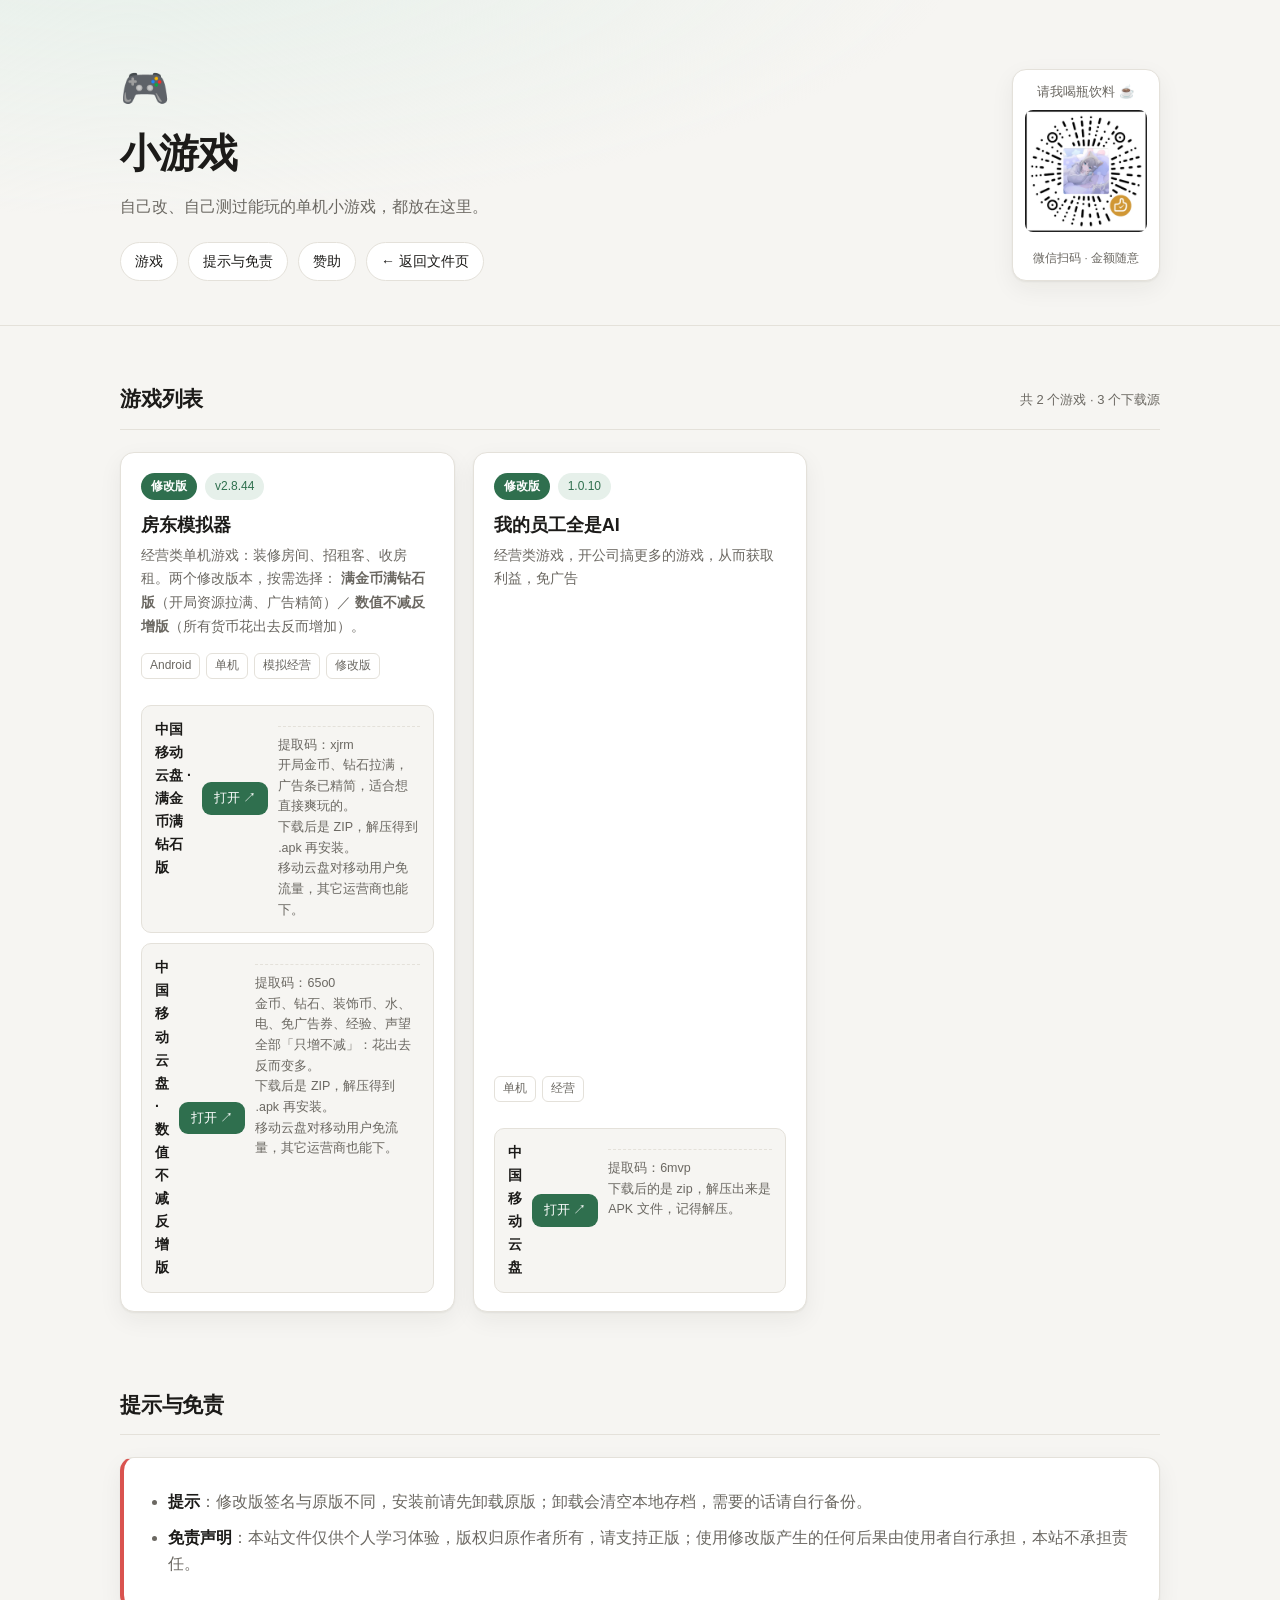
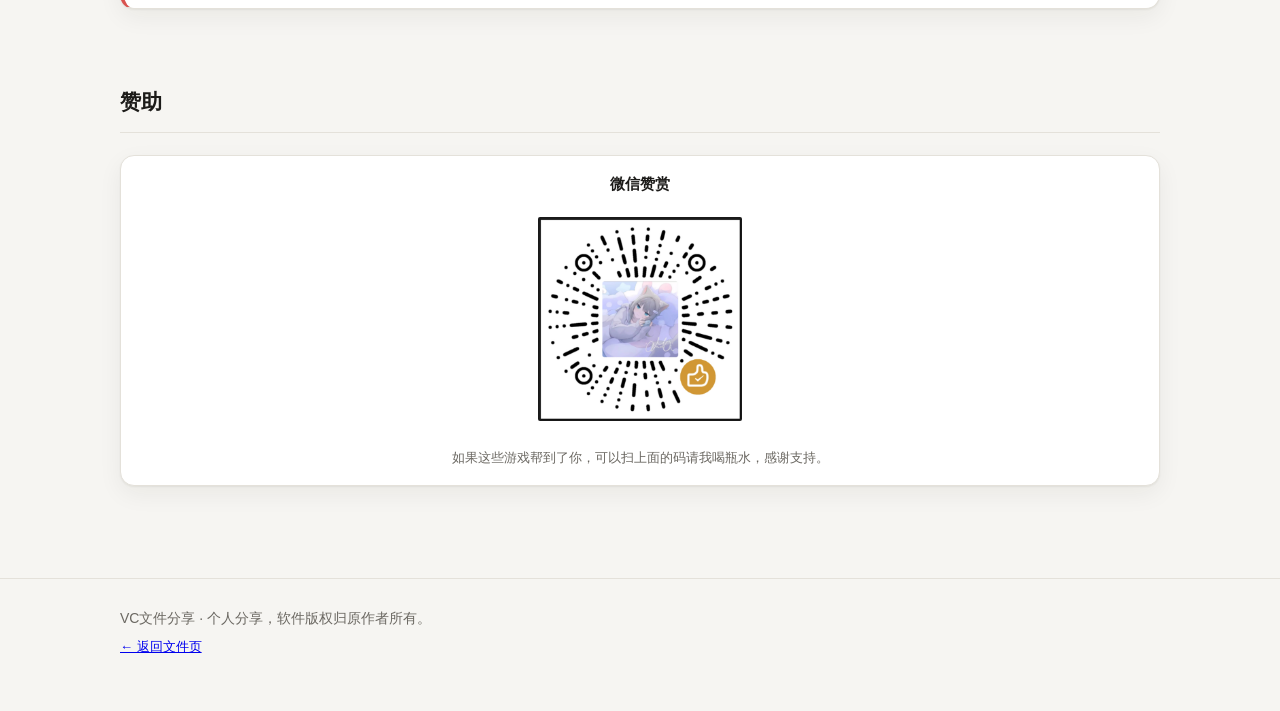
<file: games.html>
<!DOCTYPE html>
<html lang="zh-CN">
<head>
  <meta charset="UTF-8" />
  <meta name="viewport" content="width=device-width, initial-scale=1" />
  <title>小游戏 · VC文件分享</title>
  <meta name="description" content="VC文件分享 · 小游戏专区：房东模拟器等单机小游戏的修改版下载。" />
  <meta name="keywords" content="VC文件分享,小游戏,房东模拟器,修改版,安卓" />
  <meta name="robots" content="index,follow" />
  <link rel="stylesheet" href="assets/style.css?v=12" />
  <link rel="icon" href="data:image/svg+xml,<svg xmlns='http://www.w3.org/2000/svg' viewBox='0 0 100 100'><text y='.9em' font-size='90'>🎮</text></svg>" />
</head>
<body>
  <header class="hero">
    <div class="wrap hero-split">
      <div class="hero-main">
        <div class="hero-mark" aria-hidden="true">🎮</div>
        <h1>小游戏</h1>
        <p class="lede">自己改、自己测过能玩的单机小游戏，都放在这里。</p>
        <nav class="hero-nav">
          <a href="#games">游戏</a>
          <a href="#notice">提示与免责</a>
          <a href="#sponsor">赞助</a>
          <a href="index.html">← 返回文件页</a>
        </nav>
      </div>

      <aside class="hero-sponsor" aria-label="赞助">
        <div class="sponsor-mini">
          <p class="sponsor-mini-title">请我喝瓶饮料 ☕</p>
          <img src="assets/sponsor/wechat.png" alt="微信赞赏码" loading="lazy" />
          <p class="sponsor-mini-note">微信扫码 · 金额随意</p>
        </div>
      </aside>
    </div>
  </header>

  <main class="wrap">
    <section id="games" class="section">
      <div class="section-head">
        <h2>游戏列表</h2>
        <p class="muted" id="count">共 1 个游戏</p>
      </div>

      <div class="grid" id="grid">
        <article class="card">
          <div class="card-top badges">
            <span class="badge">修改版</span>
            <span class="badge ghost">v2.8.44</span>
          </div>
          <h3 class="card-title">房东模拟器</h3>
          <p class="card-desc">
            经营类单机游戏：装修房间、招租客、收房租。两个修改版本，按需选择：
            <strong>满金币满钻石版</strong>（开局资源拉满、广告精简）／
            <strong>数值不减反增版</strong>（所有货币花出去反而增加）。
          </p>
          <div class="tags">
            <span>Android</span><span>单机</span><span>模拟经营</span><span>修改版</span>
          </div>

          <div class="card-foot">
            <div class="sources">
              <div class="source">
                <div class="source-head">
                  <span class="source-name">中国移动云盘 · 满金币满钻石版</span>
                  <a class="btn small" href="https://yun.139.com/shareweb/#/w/i/2yA8Q6Zyfyv7m" target="_blank" rel="noopener">打开 ↗</a>
                </div>
                <p class="source-note">提取码：xjrm
开局金币、钻石拉满，广告条已精简，适合想直接爽玩的。
下载后是 ZIP，解压得到 .apk 再安装。
移动云盘对移动用户免流量，其它运营商也能下。</p>
              </div>

              <div class="source">
                <div class="source-head">
                  <span class="source-name">中国移动云盘 · 数值不减反增版</span>
                  <a class="btn small" href="https://yun.139.com/shareweb/#/w/i/2yA8Q3Zk2La9a" target="_blank" rel="noopener">打开 ↗</a>
                </div>
                <p class="source-note">提取码：65o0
金币、钻石、装饰币、水、电、免广告券、经验、声望全部「只增不减」：花出去反而变多。
下载后是 ZIP，解压得到 .apk 再安装。
移动云盘对移动用户免流量，其它运营商也能下。</p>
              </div>
            </div>
          </div>
        </article>

        <article class="card">
          <div class="card-top badges">
            <span class="badge">修改版</span>
            <span class="badge ghost">1.0.10</span>
          </div>
          <h3 class="card-title">我的员工全是AI</h3>
          <p class="card-desc">经营类游戏，开公司搞更多的游戏，从而获取利益，免广告</p>
          <div class="tags"><span>单机</span><span>经营</span></div>

          <div class="card-foot">
            <div class="sources">
              <div class="source">
                <div class="source-head">
                  <span class="source-name">中国移动云盘</span>
                  <a class="btn small" href="https://yun.139.com/shareweb/#/w/i/2yA8QM2taKF85" target="_blank" rel="noopener">打开 ↗</a>
                </div>
                <p class="source-note">提取码：6mvp
下载后的是 zip，解压出来是 APK 文件，记得解压。</p>
              </div>
            </div>
          </div>
        </article>
</div>
    </section>

    <section id="notice" class="section">
      <div class="section-head"><h2>提示与免责</h2></div>
      <div class="callout">
        <ul class="notice-list">
          <li><strong>提示</strong>：修改版签名与原版不同，安装前请先卸载原版；卸载会清空本地存档，需要的话请自行备份。</li>
          <li><strong>免责声明</strong>：本站文件仅供个人学习体验，版权归原作者所有，请支持正版；使用修改版产生的任何后果由使用者自行承担，本站不承担责任。</li>
        </ul>
      </div>
    </section>

    <section id="sponsor" class="section">
      <div class="section-head"><h2>赞助</h2></div>
      <div class="sponsor-grid">
        <div class="sponsor-card">
          <h3>微信赞赏</h3>
          <img src="assets/sponsor/wechat.png" alt="微信赞赏码" loading="lazy" />
          <p class="note">如果这些游戏帮到了你，可以扫上面的码请我喝瓶水，感谢支持。</p>
        </div>
      </div>
    </section>
  </main>

  <footer class="footer">
    <div class="wrap">
      <p>VC文件分享 · 个人分享，软件版权归原作者所有。</p>
      <p class="muted"><a href="index.html">← 返回文件页</a></p>
    </div>
  </footer>
  <script>
    // 自动统计游戏数量与下载源数量
    (function () {
      function updateCount() {
        var cards = document.querySelectorAll('#grid .card');
        var sources = document.querySelectorAll('#grid .sources .source');
        var el = document.getElementById('count');
        if (!el) return;
        if (!cards.length) { el.textContent = '暂无游戏'; return; }
        var games = cards.length;
        var links = sources.length;
        el.textContent = '共 ' + games + ' 个游戏' + (links ? ' · ' + links + ' 个下载源' : '');
      }
      if (document.readyState === 'loading') {
        document.addEventListener('DOMContentLoaded', updateCount);
      } else {
        updateCount();
      }
      window.__updateGameCount = updateCount;
    })();
  </script>
</body>
</html>
</file>
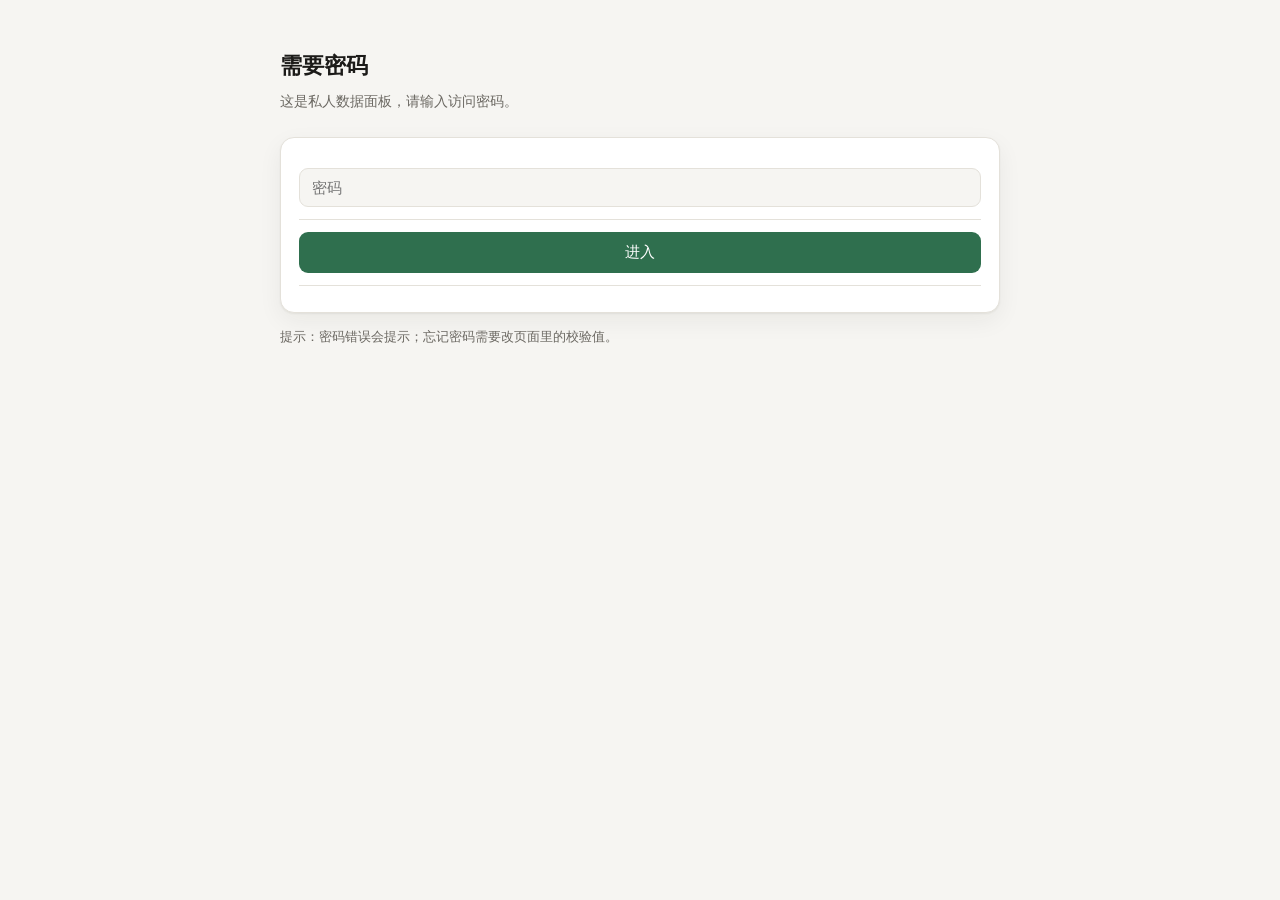
<file: panel-k7m3xq.html>
<!DOCTYPE html>
<html lang="zh-CN">
<head>
  <meta charset="UTF-8" />
  <meta name="viewport" content="width=device-width, initial-scale=1" />
  <meta name="robots" content="noindex,nofollow" />
  <title>数据面板</title>
  <link rel="stylesheet" href="assets/style.css?v=12" />
  <style>
    body { background: var(--bg); }
    .panel { width: min(720px, 100% - 32px); margin: 48px auto; }
    .panel h1 { font-size: 22px; margin: 0 0 6px; }
    .panel .sub { color: var(--muted); font-size: 14px; margin: 0 0 24px; }
    .grid2 { display: grid; grid-template-columns: repeat(2, 1fr); gap: 12px; }
    .box {
      background: var(--bg-soft); border: 1px solid var(--line); border-radius: 14px;
      padding: 18px; box-shadow: var(--shadow);
    }
    .box .num { font-size: 28px; font-weight: 700; font-variant-numeric: tabular-nums; }
    .box .lbl { color: var(--muted); font-size: 13px; margin-top: 4px; }
    .row { display: grid; grid-template-columns: 1fr auto; gap: 10px; align-items: center;
           padding: 12px 0; border-bottom: 1px solid var(--line); font-size: 14px; }
    .row:last-child { border-bottom: 0; }
    .muted { color: var(--muted); font-size: 12.5px; }
  </style>
</head>
<body>

  <div class="panel" id="gate">
    <h1>需要密码</h1>
    <p class="sub">这是私人数据面板，请输入访问密码。</p>
    <div class="box">
      <div class="row" style="grid-template-columns:1fr">
        <input id="pw" type="password" placeholder="密码" autocomplete="current-password"
               style="width:100%;padding:10px 12px;border-radius:9px;border:1px solid var(--line);background:var(--bg);color:var(--text);font-size:15px;outline:none" />
      </div>
      <div class="row" style="grid-template-columns:1fr">
        <button id="go" type="button" class="btn"
                style="width:100%;padding:11px;border:none;cursor:pointer;font-size:15px">进入</button>
      </div>
      <p class="muted" id="err" style="color:#d9534f;margin:8px 0 0"></p>
    </div>
    <p class="muted" style="margin-top:14px">提示：密码错误会提示；忘记密码需要改页面里的校验值。</p>
  </div>

  <div class="panel" id="content" hidden>
    <h1>站点数据面板</h1>
    <p class="sub">只有你能看到这个页面（未在任何地方公开链接）。</p>

    <div class="grid2">
      <div class="box">
        <div class="num" id="busuanzi_value_site_pv">—</div>
        <div class="lbl">总访问量（PV）</div>
      </div>
      <div class="box">
        <div class="num" id="busuanzi_value_site_uv">—</div>
        <div class="lbl">访客数（UV）</div>
      </div>
    </div>

    <p class="muted" style="margin-top:18px">数据来源：不蒜子（访问量统计）。</p>
  </div>

  <script>
    window.__loadStats = function () {
      // 访问量
      var sc = document.createElement("script");
      sc.src = "https://busuanzi.ibruce.info/busuanzi/2.3/busuanzi.pure.mini.js";
      sc.async = true;
      document.head.appendChild(sc);
          });
          if (hasN) document.getElementById("gh-normal").textContent = normal;
          if (hasU) document.getElementById("gh-unlimited").textContent = unlim;
          if (hasN || hasU) document.getElementById("gh-total").textContent = normal + unlim;
        })
        .catch(function () {});
    };
    document.addEventListener("DOMContentLoaded", function () {
      if (!document.getElementById("content").hidden) window.__loadStats();
    });
  </script>

  <script>
    (function () {
      var HASH = "01ba2b1649ba1bc9b5485d388cfee2f32a234cd0a6d61e5f9277d5ec705bb236";
      var KEY = "vc_panel_ok";
      var gate = document.getElementById("gate");
      var content = document.getElementById("content");
      var pw = document.getElementById("pw");
      var err = document.getElementById("err");

      function show() {
        gate.hidden = true;
        content.hidden = false;
        if (window.__loadStats) window.__loadStats();
        try { sessionStorage.setItem(KEY, "1"); } catch (e) {}
      }

      try { if (sessionStorage.getItem(KEY) === "1") { show(); return; } } catch (e) {}

      async function sha256(str) {
        var buf = new TextEncoder().encode(str);
        var d = await crypto.subtle.digest("SHA-256", buf);
        return Array.prototype.map.call(new Uint8Array(d), function (b) {
          return b.toString(16).padStart(2, "0");
        }).join("");
      }

      async function attempt() {
        err.textContent = "";
        var v = pw.value.trim();
        if (!v) { err.textContent = "请输入密码"; return; }
        try {
          if (await sha256(v) === HASH) show();
          else { err.textContent = "密码不对"; pw.value = ""; pw.focus(); }
        } catch (e) {
          err.textContent = "当前环境无法校验（需要 https），请换浏览器";
        }
      }

      document.getElementById("go").addEventListener("click", attempt);
      pw.addEventListener("keydown", function (e) { if (e.key === "Enter") attempt(); });
      pw.focus();
    })();
  </script>
</body>
</html>
</file>
<file: assets/style.css>
/* 关键：让 hidden 属性永远生效（否则 display:flex 等会覆盖它） */
[hidden] { display: none !important; }

:root {
  --bg: #f6f5f2;
  --bg-soft: #ffffff;
  --text: #1c1b19;
  --muted: #6b6862;
  --line: #e4e1da;
  --accent: #2f6f4e;
  --accent-soft: #e6f0ea;
  --shadow: 0 1px 2px rgba(28, 27, 25, .06), 0 8px 24px rgba(28, 27, 25, .06);
  --radius: 14px;
}

@media (prefers-color-scheme: dark) {
  :root {
    --bg: #15171a;
    --bg-soft: #1c1f23;
    --text: #eceae6;
    --muted: #9b978f;
    --line: #2a2e33;
    --accent: #6fbf94;
    --accent-soft: #1e2a24;
    --shadow: 0 1px 2px rgba(0, 0, 0, .4), 0 10px 30px rgba(0, 0, 0, .35);
  }
}

* { box-sizing: border-box; }

html { scroll-behavior: smooth; }

body {
  margin: 0;
  background: var(--bg);
  color: var(--text);
  font: 16px/1.65 -apple-system, BlinkMacSystemFont, "Segoe UI", "PingFang SC",
        "Hiragino Sans GB", "Microsoft YaHei", "Noto Sans CJK SC", sans-serif;
  -webkit-font-smoothing: antialiased;
}

.wrap { width: min(1080px, 100% - 40px); margin-inline: auto; }

/* hero */
.hero {
  padding: 64px 0 40px;
  background:
    radial-gradient(1200px 400px at 10% -20%, var(--accent-soft), transparent 70%),
    var(--bg);
  border-bottom: 1px solid var(--line);
}
.hero-mark { font-size: 40px; line-height: 1; }
.hero h1 { font-size: clamp(28px, 4vw, 40px); margin: 12px 0 8px; letter-spacing: -.02em; }
.lede { color: var(--muted); margin: 0; max-width: 60ch; }
.lede.small { font-size: 15px; }
.hero-nav { margin-top: 22px; display: flex; gap: 10px; }
.hero-nav a {
  color: var(--text); text-decoration: none; font-size: 14px;
  padding: 7px 14px; border: 1px solid var(--line); border-radius: 999px;
  background: var(--bg-soft); transition: .18s;
}
.hero-nav a:hover { border-color: var(--accent); color: var(--accent); transform: translateY(-1px); }

/* sections */
.section { padding: 48px 0 8px; }
.section-head { display: flex; align-items: baseline; gap: 12px; }
.section h2 { font-size: 22px; margin: 0 0 4px; letter-spacing: -.01em; }
.count { color: var(--muted); font-size: 13px; }

/* toolbar */
.toolbar {
  display: flex; flex-wrap: wrap; gap: 12px; align-items: center;
  justify-content: space-between; margin: 18px 0 22px;
}
.chips { display: flex; flex-wrap: wrap; gap: 8px; }
.chip {
  border: 1px solid var(--line); background: var(--bg-soft); color: var(--muted);
  padding: 6px 13px; border-radius: 999px; font-size: 13px; cursor: pointer;
  transition: .18s;
}
.chip:hover { color: var(--text); border-color: var(--accent); }
.chip[aria-selected="true"] {
  background: var(--accent); border-color: var(--accent); color: #fff;
}
@media (prefers-color-scheme: dark) {
  .chip[aria-selected="true"] { color: #10261b; }
}

.search { position: relative; display: flex; align-items: center; }
.search svg { position: absolute; left: 11px; width: 16px; height: 16px; fill: var(--muted); }
.search input {
  width: 240px; padding: 9px 12px 9px 34px; border-radius: 999px;
  border: 1px solid var(--line); background: var(--bg-soft); color: var(--text);
  font-size: 14px; outline: none; transition: .18s;
}
.search input:focus { border-color: var(--accent); box-shadow: 0 0 0 3px var(--accent-soft); }

/* grid */
.grid {
  display: grid; gap: 16px;
  grid-template-columns: repeat(auto-fill, minmax(280px, 1fr));
}
.card {
  background: var(--bg-soft); border: 1px solid var(--line); border-radius: var(--radius);
  padding: 18px; box-shadow: var(--shadow); display: flex; flex-direction: column;
  transition: .2s;
}
.card:hover { transform: translateY(-2px); border-color: var(--accent); }
.card-top { display: flex; align-items: center; justify-content: space-between; gap: 10px; }
.card-title { font-size: 17px; margin: 0; }
.card-cat {
  font-size: 12px; color: var(--accent); background: var(--accent-soft);
  padding: 2px 9px; border-radius: 999px; white-space: nowrap;
}
.card-desc { color: var(--muted); font-size: 14px; margin: 10px 0 16px; flex: 1; }
.card-foot { display: flex; align-items: center; justify-content: space-between; gap: 10px; }
.tags { display: flex; flex-wrap: wrap; gap: 6px; }
.tag {
  font-size: 12px; color: var(--muted); border: 1px solid var(--line);
  padding: 2px 8px; border-radius: 6px;
}
.btn {
  text-decoration: none; font-size: 13px; color: #fff; background: var(--accent);
  padding: 7px 14px; border-radius: 9px; white-space: nowrap; transition: .18s;
}
.btn:hover { filter: brightness(1.07); }
@media (prefers-color-scheme: dark) { .btn { color: #10261b; } }

.empty { color: var(--muted); text-align: center; padding: 40px 0; }

/* sponsor */
.sponsor-grid {
  display: grid; gap: 16px; margin-top: 20px;
  grid-template-columns: repeat(auto-fit, minmax(220px, 1fr));
}
.sponsor-card {
  background: var(--bg-soft); border: 1px solid var(--line); border-radius: var(--radius);
  padding: 16px; text-align: center; box-shadow: var(--shadow);
}
.sponsor-card h3 { margin: 0 0 12px; font-size: 15px; }
.sponsor-card img {
  width: 100%; max-width: 220px; aspect-ratio: 1; object-fit: contain;
  border-radius: 10px; background: #fff; padding: 8px;
}
.sponsor-card .note { color: var(--muted); font-size: 13px; margin: 10px 0 0; }
.sponsor-card .missing {
  aspect-ratio: 1; max-width: 220px; margin-inline: auto; display: grid; place-items: center;
  border: 1px dashed var(--line); border-radius: 10px; color: var(--muted); font-size: 13px;
}

/* footer */
.footer { margin-top: 64px; border-top: 1px solid var(--line); padding: 28px 0 48px; }
.footer p { margin: 0 0 6px; color: var(--muted); font-size: 14px; }
.footer .muted { font-size: 13px; }

@media (max-width: 560px) {
  .hero { padding: 44px 0 32px; }
  .search input { width: 100%; }
  .toolbar { align-items: stretch; }
  .search { flex: 1 1 100%; }
}

.btn-disabled {
  background: var(--line); color: var(--muted); cursor: not-allowed;
  pointer-events: none;
}

/* callout / notices */
.callout {
  margin-top: 18px;
  background: var(--bg-soft);
  border: 1px solid var(--line);
  border-left: 4px solid #d9534f;
  border-radius: var(--radius);
  padding: 20px 22px;
  box-shadow: var(--shadow);
}
.callout p { margin: 0 0 10px; color: var(--muted); }
.notice-list { margin: 0; padding-left: 20px; color: var(--muted); }
.notice-list li { margin: 10px 0; }
.notice-list strong { color: var(--text); }
.notice-list u { text-decoration-color: #d9534f; text-underline-offset: 3px; }
.callout code {
  background: var(--accent-soft); color: var(--text);
  padding: 1px 6px; border-radius: 5px; font-size: 13px;
  word-break: break-all;
}
.callout .muted.small { margin-top: 14px; font-size: 13px; }

/* 存档备份说明 */
.save-box {
  margin: 10px 0 2px;
  padding: 14px 16px;
  border: 1px dashed var(--line);
  border-radius: 10px;
  background: var(--bg);
}
.save-path { margin-bottom: 10px; }
.save-path code { font-size: 12.5px; }
.save-files { list-style: none; margin: 0 0 8px; padding: 0; }
.save-files li { display: flex; align-items: baseline; gap: 10px; margin: 6px 0; }
.save-files span { color: var(--muted); font-size: 13px; }
.save-tip { margin: 0; font-size: 13px; color: var(--muted); }

/* 联系方式 */
.contact-card {
  margin-top: 18px;
  display: flex; flex-wrap: wrap; gap: 16px;
  align-items: center; justify-content: space-between;
  background: var(--bg-soft); border: 1px solid var(--line);
  border-radius: var(--radius); padding: 20px 22px; box-shadow: var(--shadow);
}
.contact-info { display: flex; flex-direction: column; gap: 6px; min-width: 240px; }
.contact-label { color: var(--muted); font-size: 14px; }
.contact-mail {
  color: var(--accent); text-decoration: none; font-size: 20px; font-weight: 600;
  letter-spacing: .2px; word-break: break-all;
}
.contact-mail:hover { text-decoration: underline; }
.contact-actions { display: flex; gap: 10px; flex-wrap: wrap; }
.btn.ghost {
  background: transparent; color: var(--text); border: 1px solid var(--line);
  cursor: pointer; font: inherit; font-size: 13px; padding: 7px 14px; border-radius: 9px;
}
.btn.ghost:hover { border-color: var(--accent); color: var(--accent); }
@media (max-width: 560px) {
  .contact-card { flex-direction: column; align-items: flex-start; }
}

/* 验证码 */
.contact-masked {
  font-size: 19px; letter-spacing: 2px; color: var(--muted);
  font-family: ui-monospace, SFMono-Regular, Menlo, monospace;
}
#contact-locked { display: flex; flex-direction: column; gap: 10px; align-items: flex-start; }
#contact-unlocked { display: flex; flex-direction: column; gap: 10px; }
#captcha-area { margin-top: 14px; }
#turnstile-slot:empty { display: none; }
#local-challenge {
  display: flex; flex-wrap: wrap; gap: 8px; align-items: center;
}
.challenge-q { margin: 0 0 4px; width: 100%; color: var(--muted); font-size: 14px; }
#challenge-a {
  padding: 8px 12px; border-radius: 9px; border: 1px solid var(--line);
  background: var(--bg); color: var(--text); font-size: 14px; outline: none; min-width: 180px;
}
#challenge-a:focus { border-color: var(--accent); box-shadow: 0 0 0 3px var(--accent-soft); }
.challenge-tip { margin: 6px 0 0; width: 100%; font-size: 13px; color: #d9534f; }

/* 多下载源 */
.card-foot { flex-direction: column; align-items: stretch; gap: 12px; }
.sources { display: flex; flex-direction: column; gap: 10px; width: 100%; }
.source {
  display: flex; align-items: flex-start; justify-content: space-between; gap: 10px;
  padding: 10px 12px; border: 1px solid var(--line); border-radius: 10px; background: var(--bg);
}
.source-info { display: flex; flex-direction: column; gap: 4px; min-width: 0; }
.source-name { font-size: 14px; font-weight: 600; }
.source details { margin: 2px 0 0; }
.source summary {
  cursor: pointer; font-size: 12.5px; color: var(--accent); list-style: none;
}
.source summary::-webkit-details-marker { display: none; }
.source summary::before { content: "▸ "; }
.source details[open] summary::before { content: "▾ "; }
.source details p {
  margin: 6px 0 0; font-size: 12.5px; color: var(--muted); line-height: 1.6;
  white-space: pre-line;
}
.btn.small { padding: 6px 12px; font-size: 12.5px; flex: 0 0 auto; }
@media (max-width: 560px) {
  .source { flex-direction: column; align-items: stretch; }
  .btn.small { align-self: flex-start; }
}

/* 折叠式下载面板 */
.dl-toggle {
  width: 100%; cursor: pointer; font: inherit; font-size: 14px;
  padding: 10px 14px; border-radius: 10px; border: 1px solid var(--line);
  background: var(--bg-soft); color: var(--text);
  display: flex; align-items: center; justify-content: center; gap: 6px;
  transition: .18s;
}
.dl-toggle:hover { border-color: var(--accent); color: var(--accent); }
.dl-toggle[aria-expanded="true"] {
  background: var(--accent-soft); border-color: var(--accent); color: var(--accent);
}
.card-foot .sources { margin-top: 10px; }
.source-head {
  display: flex; align-items: center; justify-content: space-between; gap: 10px;
}
.source-note {
  margin: 8px 0 0; font-size: 12.5px; line-height: 1.65; color: var(--muted);
  white-space: pre-line; border-top: 1px dashed var(--line); padding-top: 8px;
}

/* 存档路径操作 */
.save-actions { display: flex; gap: 8px; flex-wrap: wrap; margin: 10px 0 4px; }
.save-actions .btn.small { padding: 6px 12px; font-size: 12.5px; }

/* 首次访问协议弹窗 */
.gate {
  position: fixed; inset: 0; z-index: 999;
  background: rgba(15, 18, 20, .72);
  backdrop-filter: blur(3px);
  display: flex; align-items: center; justify-content: center;
  padding: 20px;
}
.gate[hidden] { display: none !important; }
body.gate-open { overflow: hidden; }
.gate-card {
  width: min(680px, 100%); max-height: min(82vh, 720px);
  background: var(--bg-soft); color: var(--text);
  border: 1px solid var(--line); border-radius: 16px;
  box-shadow: 0 24px 60px rgba(0,0,0,.35);
  display: flex; flex-direction: column; overflow: hidden;
}
.gate-card h2 {
  margin: 0; padding: 18px 22px 12px; font-size: 18px;
  border-bottom: 1px solid var(--line);
}
.gate-body {
  padding: 14px 22px; overflow-y: auto; font-size: 14px; line-height: 1.75;
  color: var(--muted);
}
.gate-body p { margin: 0 0 12px; }
.gate-body strong { color: var(--text); }
.gate-body code {
  background: var(--accent-soft); color: var(--text);
  padding: 1px 6px; border-radius: 5px; font-size: 12.5px; word-break: break-all;
}
.gate-body u { text-decoration-color: #d9534f; text-underline-offset: 3px; }
.gate-tail { color: var(--text); font-weight: 600; }
.gate-foot { padding: 14px 22px 18px; border-top: 1px solid var(--line); }
.gate-btn { width: 100%; padding: 12px; font-size: 15px; border: none; cursor: pointer; }
.gate-btn:disabled { background: var(--line); color: var(--muted); cursor: not-allowed; }

/* 数据统计条 */
.stats {
  display: grid; grid-template-columns: repeat(3, 1fr); gap: 10px;
  margin: 26px 0 4px;
}
.stat {
  background: var(--bg-soft); border: 1px solid var(--line); border-radius: 12px;
  padding: 14px 10px; text-align: center; box-shadow: var(--shadow);
}
.stat-num {
  display: block; font-size: 22px; font-weight: 700; letter-spacing: -.02em;
  font-variant-numeric: tabular-nums;
}
.stat-label { display: block; margin-top: 4px; font-size: 12px; color: var(--muted); }
@media (max-width: 560px) {
  .stats { grid-template-columns: repeat(2, 1fr); }
  .stat-num { font-size: 19px; }
}

/* ========== 排版统一（v12） ========== */

.wrap { width: min(1040px, 100% - 36px); }

.section { padding: 56px 0 20px; }
.section-head {
  align-items: center; justify-content: space-between; gap: 16px;
  padding-bottom: 12px; border-bottom: 1px solid var(--line); margin-bottom: 22px;
}
.section h2 { font-size: 21px; margin: 0; }
.section-head .muted,
.section-head #count { font-size: 13px; color: var(--muted); margin: 0; }

.grid { gap: 18px; }

.card { padding: 20px 20px 18px; }
.card-top { margin-bottom: 0; }
.card-top.badges { justify-content: flex-start; gap: 8px; }
.badge {
  font-size: 12px; line-height: 1.7; padding: 3px 10px; border-radius: 999px;
  background: var(--accent); color: #fff; font-weight: 600; white-space: nowrap;
}
.badge.ghost { background: var(--accent-soft); color: var(--accent); font-weight: 500; }
@media (prefers-color-scheme: dark) { .badge { color: #10261b; } }

.card-title { font-size: 18px; margin: 12px 0 6px; line-height: 1.45; }
.card-desc { margin: 0 0 14px; font-size: 14px; line-height: 1.7; }
.tags { margin-bottom: 16px; }
.tags > span,
.tag {
  font-size: 12px; color: var(--muted); border: 1px solid var(--line);
  padding: 2px 8px; border-radius: 6px; background: transparent; white-space: nowrap;
}
.card-foot { margin-top: auto; flex-direction: column; align-items: stretch; gap: 12px; }

.sources { display: flex; flex-direction: column; gap: 10px; }
.source { padding: 12px 13px; }
.source + .source { margin-top: 0; }
.source-name { font-size: 14px; }
.source-note { font-size: 12.5px; }

.hero { padding: 68px 0 44px; }
.hero-nav { flex-wrap: wrap; }
.footer { margin-top: 72px; }

.callout { padding: 22px 24px; }
.callout .notice-list li { margin: 9px 0; }

@media (max-width: 560px) {
  .section { padding: 42px 0 14px; }
  .section-head { flex-direction: column; align-items: flex-start; gap: 6px; }
  .card { padding: 18px 16px 16px; }
  .card-title { font-size: 17px; }
  .hero { padding: 48px 0 34px; }
}

/* 汉化定制提示 */
.trans-note {
  margin: 0; padding: 10px 12px; font-size: 12.5px; color: var(--muted);
  background: var(--accent-soft); border: 1px dashed var(--line); border-radius: 10px;
  line-height: 1.6;
}
.trans-note b { color: var(--text); }
.trans-note a { color: var(--accent); }

/* 小游戏页顶部：左标题右赞助码 */
.hero-split {
  display: grid; grid-template-columns: 1fr auto; gap: 28px; align-items: center;
}
.sponsor-mini {
  background: var(--bg-soft); border: 1px solid var(--line); border-radius: 14px;
  padding: 12px; text-align: center; box-shadow: var(--shadow);
  width: 148px;
}
.sponsor-mini-title { margin: 0 0 8px; font-size: 12.5px; color: var(--muted); }
.sponsor-mini img {
  width: 100%; aspect-ratio: 1; object-fit: contain; border-radius: 8px; background: #fff;
}
.sponsor-mini-note { margin: 8px 0 0; font-size: 11.5px; color: var(--muted); }
@media (max-width: 640px) {
  .hero-split { grid-template-columns: 1fr; gap: 20px; }
  .sponsor-mini { width: 132px; }
}
</file>
